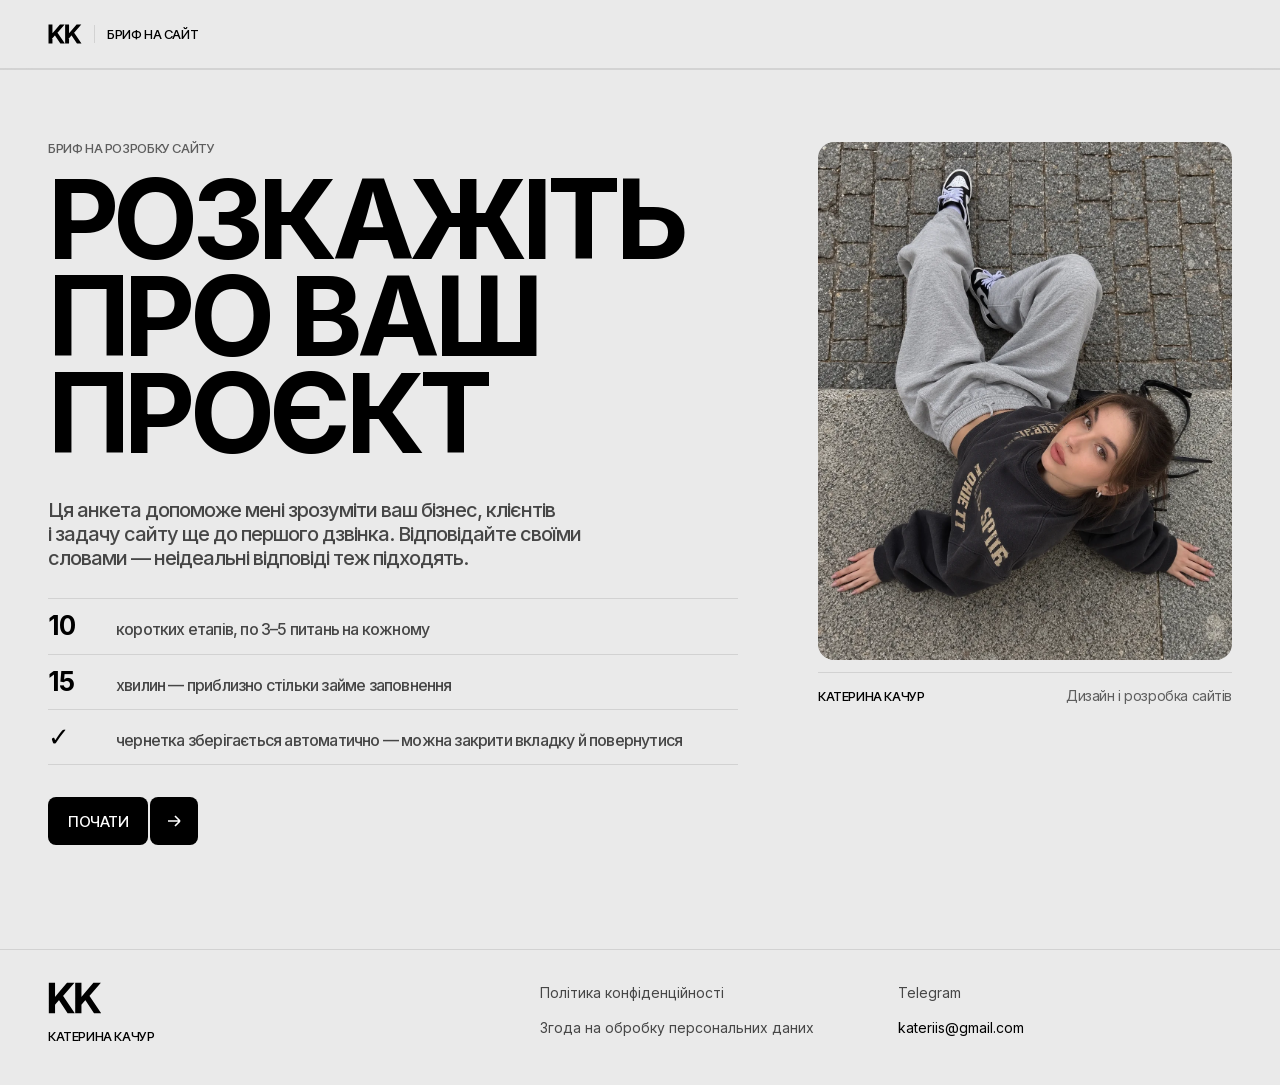
<file: index.html>
<!doctype html>
<html lang="uk">
<head>
  <meta charset="utf-8">
  <meta name="viewport" content="width=device-width, initial-scale=1, viewport-fit=cover">
  <title>Бриф на розробку сайту</title>
  <meta name="description" content="Покрокова анкета для старту роботи над сайтом.">
  <meta name="theme-color" content="#eaeaea">
  <link rel="stylesheet" href="styles.css?v=20261024b">
</head>
<body>
  <a class="skip" href="#app">Перейти до анкети</a>

  <!-- Шапка з лічильником етапів і прогрес-баром -->
  <header class="topbar">
    <div class="wrap topbar__inner">
      <span class="topbar__brand"><img class="logo" src="assets/logo.svg" alt="Катерина Качур" width="38" height="22"><span class="topbar__sep" aria-hidden="true"></span>Бриф на сайт</span>
      <span class="topbar__count" id="counter" aria-live="polite" hidden></span>
    </div>
    <div class="progress" aria-hidden="true"><div class="progress__bar" id="progressBar"></div></div>
  </header>

  <main id="app" class="wrap">
    <!-- Вступ -->
    <section class="intro screen is-active" id="intro" aria-labelledby="introTitle">
      <div class="intro__lead">
        <p class="eyebrow">Бриф на розробку сайту</p>
        <h1 class="intro__title" id="introTitle">Розкажіть про&nbsp;ваш проєкт</h1>
      </div>
      <!-- Фото на першому екрані: кольорове, повний кадр -->
      <figure class="intro__photo" id="introPhoto">
        <div class="intro__frame"><img id="introImg" alt="" width="1121" height="1403" fetchpriority="high"></div>
        <figcaption class="intro__caption">
          <span class="intro__name" id="introName"></span>
          <span class="intro__role" id="introRole"></span>
        </figcaption>
      </figure>
      <div class="intro__side">
        <p class="intro__text">Ця анкета допоможе мені зрозуміти ваш бізнес, клієнтів і&nbsp;задачу сайту ще до першого дзвінка. Відповідайте своїми словами — неідеальні відповіді теж підходять.</p>
        <ul class="facts">
          <li><span class="facts__num" id="factStages">10</span><span>коротких етапів, по 3–5 питань на кожному</span></li>
          <li><span class="facts__num">15</span><span>хвилин — приблизно стільки займе заповнення</span></li>
          <li><span class="facts__num">✓</span><span>чернетка зберігається автоматично — можна закрити вкладку й повернутися</span></li>
        </ul>
        <button class="btn" type="button" id="startBtn">
          <span class="btn__label">Почати</span>
          <span class="btn__arrow" aria-hidden="true"><svg width="18" height="18" viewBox="0 0 18 18" fill="none"><path d="M3 9h12m0 0-5-5m5 5-5 5" stroke="currentColor" stroke-width="1.6"/></svg></span>
        </button>
      </div>
    </section>

    <!-- Етапи анкети: розмітка генерується з масиву STAGES в app.js -->
    <form id="briefForm" class="stages" novalidate hidden></form>

    <!-- Фінальний екран -->
    <section class="final screen" id="final" hidden aria-labelledby="finalTitle">
      <figure class="final__photo" id="finalPhoto">
        <img alt="" id="finalImg">
        <div class="final__ph" aria-hidden="true"><span class="final__mono" id="finalMono"></span></div>
        <figcaption class="final__tag" id="finalTag"></figcaption>
      </figure>
      <div class="final__body">
        <h1 class="final__title" id="finalTitle" tabindex="-1">Спасибі!</h1>
        <p class="final__lead" id="finalLead">Я отримала ваш бриф і скоро з вами зв’яжуся.</p>
        <p class="final__note" id="finalNote" hidden></p>
        <h2 class="final__sub">Що буде далі</h2>
        <ol class="next-steps" id="nextSteps"></ol>
        <div class="final__actions">
          <a class="btn" id="finalTg" href="#" target="_blank" rel="noopener">
            <span class="btn__label">Написати в Telegram</span>
            <span class="btn__arrow" aria-hidden="true"><svg width="18" height="18" viewBox="0 0 18 18" fill="none"><path d="M3 9h12m0 0-5-5m5 5-5 5" stroke="currentColor" stroke-width="1.6"/></svg></span>
          </a>
          <button class="btn btn--ghost" type="button" id="finalDownload">
            <span class="btn__label">Завантажити копію відповідей</span>
          </button>
        </div>
      </div>
    </section>
  </main>

  <!-- Навігація між етапами. На мобільному закріплена внизу екрану -->
  <nav class="stepnav" id="stepnav" aria-label="Навігація етапами" hidden>
    <button class="btn btn--ghost btn--back" type="button" id="backBtn">
      <span class="btn__arrow" aria-hidden="true"><svg width="18" height="18" viewBox="0 0 18 18" fill="none"><path d="M15 9H3m0 0 5-5M3 9l5 5" stroke="currentColor" stroke-width="1.6"/></svg></span>
      <span class="btn__label">Назад</span>
    </button>
    <div class="dots" id="dots"></div>
    <button class="btn btn--next" type="button" id="nextBtn">
      <span class="btn__label" id="nextLabel">Далі</span>
      <span class="btn__arrow" aria-hidden="true"><svg width="18" height="18" viewBox="0 0 18 18" fill="none"><path d="M3 9h12m0 0-5-5m5 5-5 5" stroke="currentColor" stroke-width="1.6"/></svg></span>
    </button>
  </nav>

  <footer class="footer" id="footer">
    <div class="wrap footer__inner">
      <div class="footer__col">
        <img class="logo logo--footer" src="assets/logo.svg" alt="" width="56" height="32">
        <p class="footer__brand" id="footerName"></p>
      </div>
      <ul class="footer__col footer__links" id="footerLegal" aria-label="Документи"></ul>
      <ul class="footer__col footer__links" id="footerContacts" aria-label="Контакти"></ul>
    </div>
  </footer>

  <!-- Сповіщення -->
  <div class="toast" id="toast" role="status" aria-live="polite"></div>

  <!-- Вікно, коли надсилання недоступне або сталася помилка -->
  <div class="sheet" id="sheet" hidden>
    <div class="sheet__backdrop" data-close></div>
    <div class="sheet__card" role="dialog" aria-modal="true" aria-labelledby="sheetTitle">
      <button class="sheet__close" type="button" data-close aria-label="Закрити">×</button>
      <h2 class="sheet__title" id="sheetTitle"></h2>
      <p class="sheet__text" id="sheetText"></p>
      <div class="sheet__actions" id="sheetActions"></div>
    </div>
  </div>

  <script src="config.js?v=20261024b"></script>
  <script src="app.js?v=20261024b"></script>
</body>
</html>
</file>
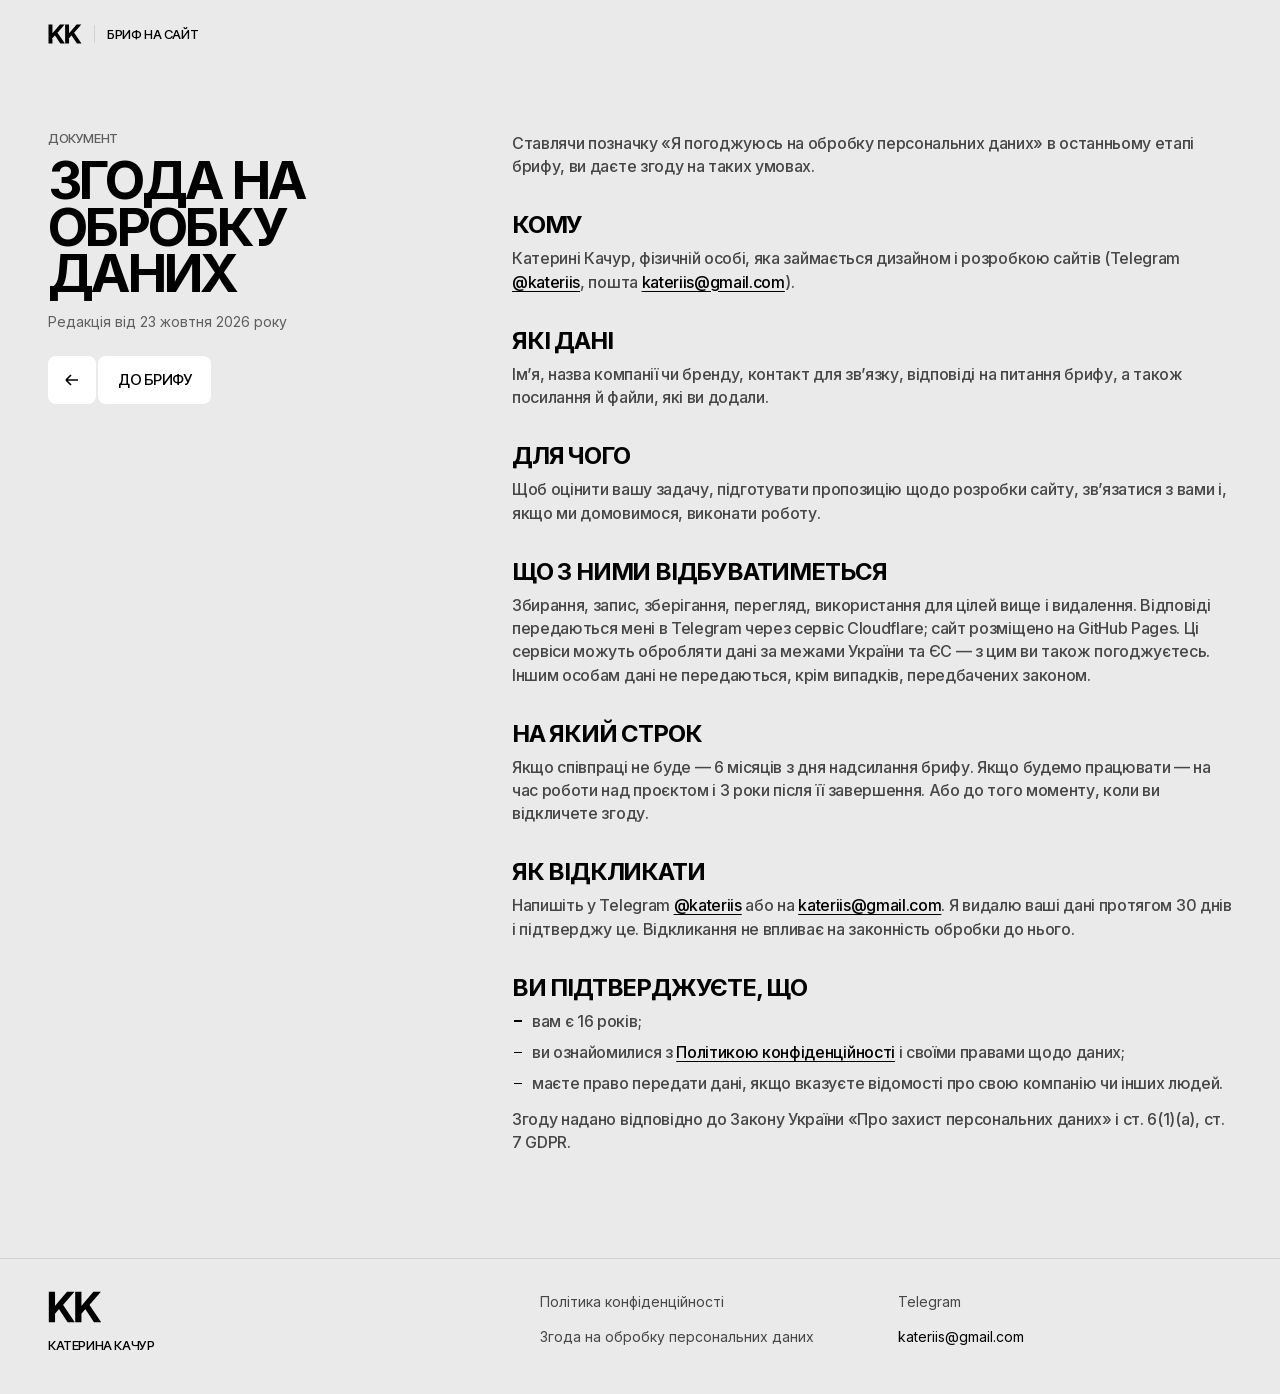
<file: consent.html>
<!doctype html>
<html lang="uk">
<head>
  <meta charset="utf-8">
  <meta name="viewport" content="width=device-width, initial-scale=1, viewport-fit=cover">
  <title>Згода на обробку персональних даних — Катерина Качур</title>
  <meta name="description" content="Текст згоди, яку ви даєте перед надсиланням брифу на розробку сайту.">
  <meta name="theme-color" content="#eaeaea">
  <link rel="stylesheet" href="styles.css?v=20261024b">
</head>
<body class="doc-page">
  <header class="topbar">
    <div class="wrap topbar__inner">
      <a class="topbar__brand" href="./"><img class="logo" src="assets/logo.svg" alt="Катерина Качур" width="38" height="22"><span class="topbar__sep" aria-hidden="true"></span>Бриф на сайт</a>
    </div>
  </header>

  <main class="wrap doc">
    <aside class="doc__aside">
      <p class="eyebrow">Документ</p>
      <h1 class="doc__title">Згода на обробку даних</h1>
      <p class="doc__meta">Редакція від 23 жовтня 2026 року</p>
      <a class="btn btn--ghost btn--back" href="./">
        <span class="btn__arrow" aria-hidden="true"><svg width="18" height="18" viewBox="0 0 18 18" fill="none"><path d="M15 9H3m0 0 5-5M3 9l5 5" stroke="currentColor" stroke-width="1.6"/></svg></span>
        <span class="btn__label">До брифу</span>
      </a>
    </aside>

    <article class="doc__body">
      <p class="doc__lead">Ставлячи позначку «Я погоджуюсь на обробку персональних даних» в останньому етапі брифу, ви даєте згоду на таких умовах.</p>

      <section>
        <h2>Кому</h2>
        <p>Катерині Качур, фізичній особі, яка займається дизайном і розробкою сайтів (Telegram <a href="https://t.me/kateriis" target="_blank" rel="noopener">@kateriis</a>, пошта <a href="mailto:kateriis@gmail.com">kateriis@gmail.com</a>).</p>
      </section>

      <section>
        <h2>Які дані</h2>
        <p>Ім’я, назва компанії чи бренду, контакт для зв’язку, відповіді на питання брифу, а також посилання й файли, які ви додали.</p>
      </section>

      <section>
        <h2>Для чого</h2>
        <p>Щоб оцінити вашу задачу, підготувати пропозицію щодо розробки сайту, зв’язатися з вами і, якщо ми домовимося, виконати роботу.</p>
      </section>

      <section>
        <h2>Що з ними відбуватиметься</h2>
        <p>Збирання, запис, зберігання, перегляд, використання для цілей вище і видалення. Відповіді передаються мені в Telegram через сервіс Cloudflare; сайт розміщено на GitHub Pages. Ці сервіси можуть обробляти дані за межами України та ЄС — з цим ви також погоджуєтесь. Іншим особам дані не передаються, крім випадків, передбачених законом.</p>
      </section>

      <section>
        <h2>На який строк</h2>
        <p>Якщо співпраці не буде — 6 місяців з дня надсилання брифу. Якщо будемо працювати — на час роботи над проєктом і 3 роки після її завершення. Або до того моменту, коли ви відкличете згоду.</p>
      </section>

      <section>
        <h2>Як відкликати</h2>
        <p>Напишіть у Telegram <a href="https://t.me/kateriis" target="_blank" rel="noopener">@kateriis</a> або на <a href="mailto:kateriis@gmail.com">kateriis@gmail.com</a>. Я видалю ваші дані протягом 30 днів і підтверджу це. Відкликання не впливає на законність обробки до нього.</p>
      </section>

      <section>
        <h2>Ви підтверджуєте, що</h2>
        <ul>
          <li>вам є 16 років;</li>
          <li>ви ознайомилися з <a href="privacy.html">Політикою конфіденційності</a> і своїми правами щодо даних;</li>
          <li>маєте право передати дані, якщо вказуєте відомості про свою компанію чи інших людей.</li>
        </ul>
        <p>Згоду надано відповідно до Закону України «Про захист персональних даних» і ст. 6(1)(a), ст. 7 GDPR.</p>
      </section>
    </article>
  </main>

  <footer class="footer">
    <div class="wrap footer__inner">
      <div class="footer__col">
        <img class="logo logo--footer" src="assets/logo.svg" alt="" width="56" height="32">
        <p class="footer__brand">Катерина Качур</p>
      </div>
      <ul class="footer__col footer__links" aria-label="Документи">
        <li><a href="privacy.html">Політика конфіденційності</a></li>
        <li><a href="consent.html" aria-current="page">Згода на обробку персональних даних</a></li>
      </ul>
      <ul class="footer__col footer__links" aria-label="Контакти">
        <li><a href="https://t.me/kateriis" target="_blank" rel="noopener">Telegram</a></li>
        <li><a href="mailto:kateriis@gmail.com">kateriis@gmail.com</a></li>
      </ul>
    </div>
  </footer>
</body>
</html>
</file>
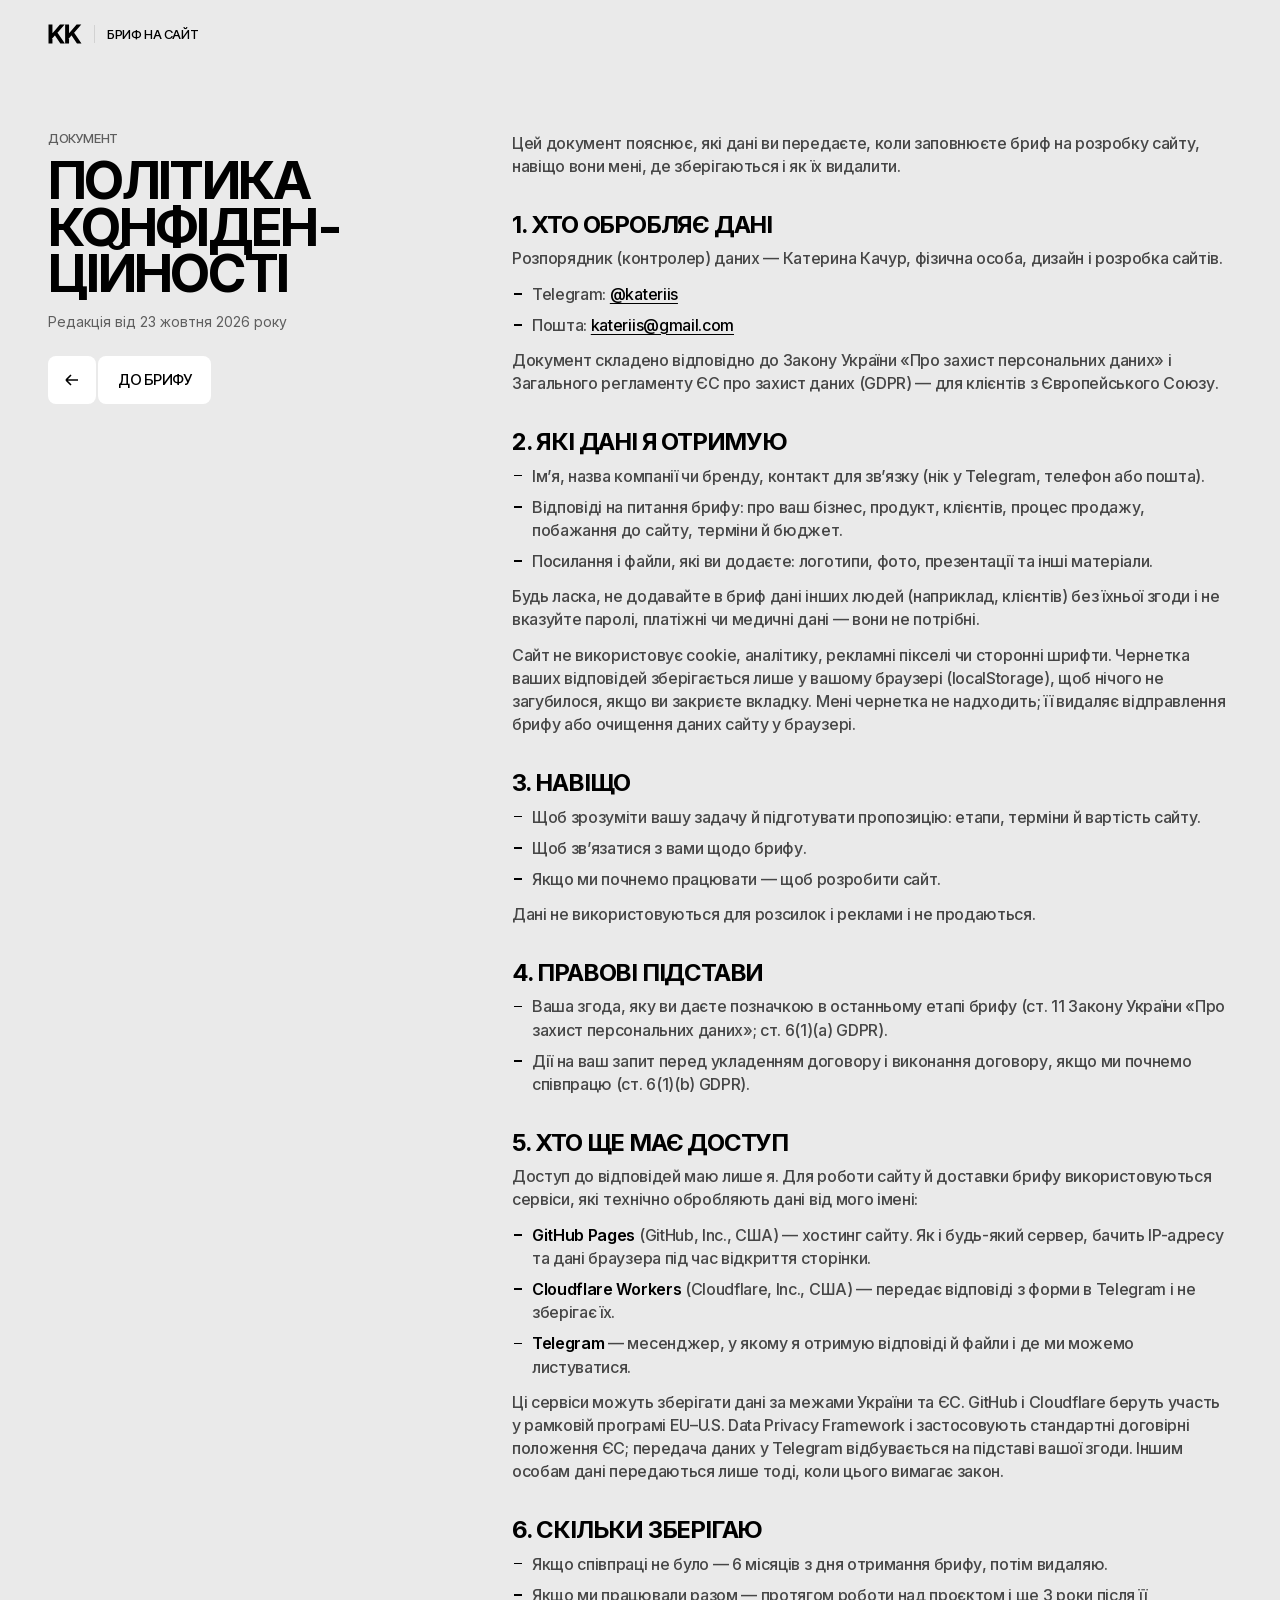
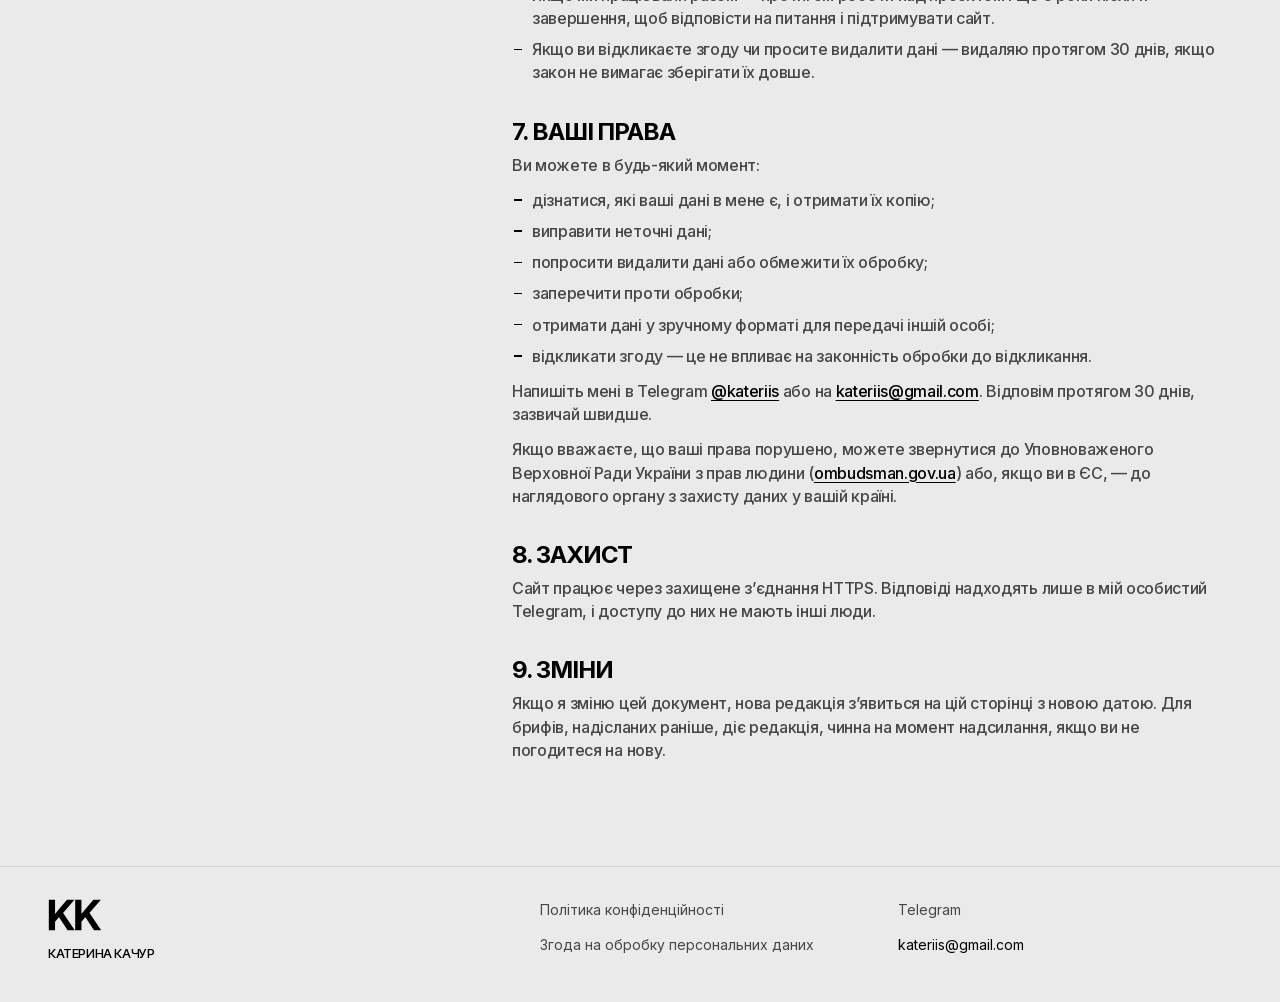
<file: privacy.html>
<!doctype html>
<html lang="uk">
<head>
  <meta charset="utf-8">
  <meta name="viewport" content="width=device-width, initial-scale=1, viewport-fit=cover">
  <title>Політика конфіденційності — Катерина Качур</title>
  <meta name="description" content="Як Катерина Качур обробляє персональні дані з брифу на розробку сайту.">
  <meta name="theme-color" content="#eaeaea">
  <link rel="stylesheet" href="styles.css?v=20261024b">
</head>
<body class="doc-page">
  <header class="topbar">
    <div class="wrap topbar__inner">
      <a class="topbar__brand" href="./"><img class="logo" src="assets/logo.svg" alt="Катерина Качур" width="38" height="22"><span class="topbar__sep" aria-hidden="true"></span>Бриф на сайт</a>
    </div>
  </header>

  <main class="wrap doc">
    <aside class="doc__aside">
      <p class="eyebrow">Документ</p>
      <h1 class="doc__title">Політика конфіден&shy;ційності</h1>
      <p class="doc__meta">Редакція від 23 жовтня 2026 року</p>
      <a class="btn btn--ghost btn--back" href="./">
        <span class="btn__arrow" aria-hidden="true"><svg width="18" height="18" viewBox="0 0 18 18" fill="none"><path d="M15 9H3m0 0 5-5M3 9l5 5" stroke="currentColor" stroke-width="1.6"/></svg></span>
        <span class="btn__label">До брифу</span>
      </a>
    </aside>

    <article class="doc__body">
      <p class="doc__lead">Цей документ пояснює, які дані ви передаєте, коли заповнюєте бриф на розробку сайту, навіщо вони мені, де зберігаються і як їх видалити.</p>

      <section>
        <h2>1. Хто обробляє дані</h2>
        <p>Розпорядник (контролер) даних — Катерина Качур, фізична особа, дизайн і розробка сайтів.</p>
        <ul>
          <li>Telegram: <a href="https://t.me/kateriis" target="_blank" rel="noopener">@kateriis</a></li>
          <li>Пошта: <a href="mailto:kateriis@gmail.com">kateriis@gmail.com</a></li>
        </ul>
        <p>Документ складено відповідно до Закону України «Про захист персональних даних» і Загального регламенту ЄС про захист даних (GDPR) — для клієнтів з Європейського Союзу.</p>
      </section>

      <section>
        <h2>2. Які дані я отримую</h2>
        <ul>
          <li>Ім’я, назва компанії чи бренду, контакт для зв’язку (нік у Telegram, телефон або пошта).</li>
          <li>Відповіді на питання брифу: про ваш бізнес, продукт, клієнтів, процес продажу, побажання до сайту, терміни й бюджет.</li>
          <li>Посилання і файли, які ви додаєте: логотипи, фото, презентації та інші матеріали.</li>
        </ul>
        <p>Будь ласка, не додавайте в бриф дані інших людей (наприклад, клієнтів) без їхньої згоди і не вказуйте паролі, платіжні чи медичні дані — вони не потрібні.</p>
        <p>Сайт не використовує cookie, аналітику, рекламні пікселі чи сторонні шрифти. Чернетка ваших відповідей зберігається лише у вашому браузері (localStorage), щоб нічого не загубилося, якщо ви закриєте вкладку. Мені чернетка не надходить; її видаляє відправлення брифу або очищення даних сайту у браузері.</p>
      </section>

      <section>
        <h2>3. Навіщо</h2>
        <ul>
          <li>Щоб зрозуміти вашу задачу й підготувати пропозицію: етапи, терміни й вартість сайту.</li>
          <li>Щоб зв’язатися з вами щодо брифу.</li>
          <li>Якщо ми почнемо працювати — щоб розробити сайт.</li>
        </ul>
        <p>Дані не використовуються для розсилок і реклами і не продаються.</p>
      </section>

      <section>
        <h2>4. Правові підстави</h2>
        <ul>
          <li>Ваша згода, яку ви даєте позначкою в останньому етапі брифу (ст. 11 Закону України «Про захист персональних даних»; ст. 6(1)(a) GDPR).</li>
          <li>Дії на ваш запит перед укладенням договору і виконання договору, якщо ми почнемо співпрацю (ст. 6(1)(b) GDPR).</li>
        </ul>
      </section>

      <section>
        <h2>5. Хто ще має доступ</h2>
        <p>Доступ до відповідей маю лише я. Для роботи сайту й доставки брифу використовуються сервіси, які технічно обробляють дані від мого імені:</p>
        <ul>
          <li><b>GitHub Pages</b> (GitHub, Inc., США) — хостинг сайту. Як і будь-який сервер, бачить IP-адресу та дані браузера під час відкриття сторінки.</li>
          <li><b>Cloudflare Workers</b> (Cloudflare, Inc., США) — передає відповіді з форми в Telegram і не зберігає їх.</li>
          <li><b>Telegram</b> — месенджер, у якому я отримую відповіді й файли і де ми можемо листуватися.</li>
        </ul>
        <p>Ці сервіси можуть зберігати дані за межами України та ЄС. GitHub і Cloudflare беруть участь у рамковій програмі EU–U.S. Data Privacy Framework і застосовують стандартні договірні положення ЄС; передача даних у Telegram відбувається на підставі вашої згоди. Іншим особам дані передаються лише тоді, коли цього вимагає закон.</p>
      </section>

      <section>
        <h2>6. Скільки зберігаю</h2>
        <ul>
          <li>Якщо співпраці не було — 6 місяців з дня отримання брифу, потім видаляю.</li>
          <li>Якщо ми працювали разом — протягом роботи над проєктом і ще 3 роки після її завершення, щоб відповісти на питання і підтримувати сайт.</li>
          <li>Якщо ви відкликаєте згоду чи просите видалити дані — видаляю протягом 30 днів, якщо закон не вимагає зберігати їх довше.</li>
        </ul>
      </section>

      <section>
        <h2>7. Ваші права</h2>
        <p>Ви можете в будь-який момент:</p>
        <ul>
          <li>дізнатися, які ваші дані в мене є, і отримати їх копію;</li>
          <li>виправити неточні дані;</li>
          <li>попросити видалити дані або обмежити їх обробку;</li>
          <li>заперечити проти обробки;</li>
          <li>отримати дані у зручному форматі для передачі іншій особі;</li>
          <li>відкликати згоду — це не впливає на законність обробки до відкликання.</li>
        </ul>
        <p>Напишіть мені в Telegram <a href="https://t.me/kateriis" target="_blank" rel="noopener">@kateriis</a> або на <a href="mailto:kateriis@gmail.com">kateriis@gmail.com</a>. Відповім протягом 30 днів, зазвичай швидше.</p>
        <p>Якщо вважаєте, що ваші права порушено, можете звернутися до Уповноваженого Верховної Ради України з прав людини (<a href="https://ombudsman.gov.ua" target="_blank" rel="noopener">ombudsman.gov.ua</a>) або, якщо ви в ЄС, — до наглядового органу з захисту даних у вашій країні.</p>
      </section>

      <section>
        <h2>8. Захист</h2>
        <p>Сайт працює через захищене з’єднання HTTPS. Відповіді надходять лише в мій особистий Telegram, і доступу до них не мають інші люди.</p>
      </section>

      <section>
        <h2>9. Зміни</h2>
        <p>Якщо я зміню цей документ, нова редакція з’явиться на цій сторінці з новою датою. Для брифів, надісланих раніше, діє редакція, чинна на момент надсилання, якщо ви не погодитеся на нову.</p>
      </section>
    </article>
  </main>

  <footer class="footer">
    <div class="wrap footer__inner">
      <div class="footer__col">
        <img class="logo logo--footer" src="assets/logo.svg" alt="" width="56" height="32">
        <p class="footer__brand">Катерина Качур</p>
      </div>
      <ul class="footer__col footer__links" aria-label="Документи">
        <li><a href="privacy.html" aria-current="page">Політика конфіденційності</a></li>
        <li><a href="consent.html">Згода на обробку персональних даних</a></li>
      </ul>
      <ul class="footer__col footer__links" aria-label="Контакти">
        <li><a href="https://t.me/kateriis" target="_blank" rel="noopener">Telegram</a></li>
        <li><a href="mailto:kateriis@gmail.com">kateriis@gmail.com</a></li>
      </ul>
    </div>
  </footer>
</body>
</html>
</file>
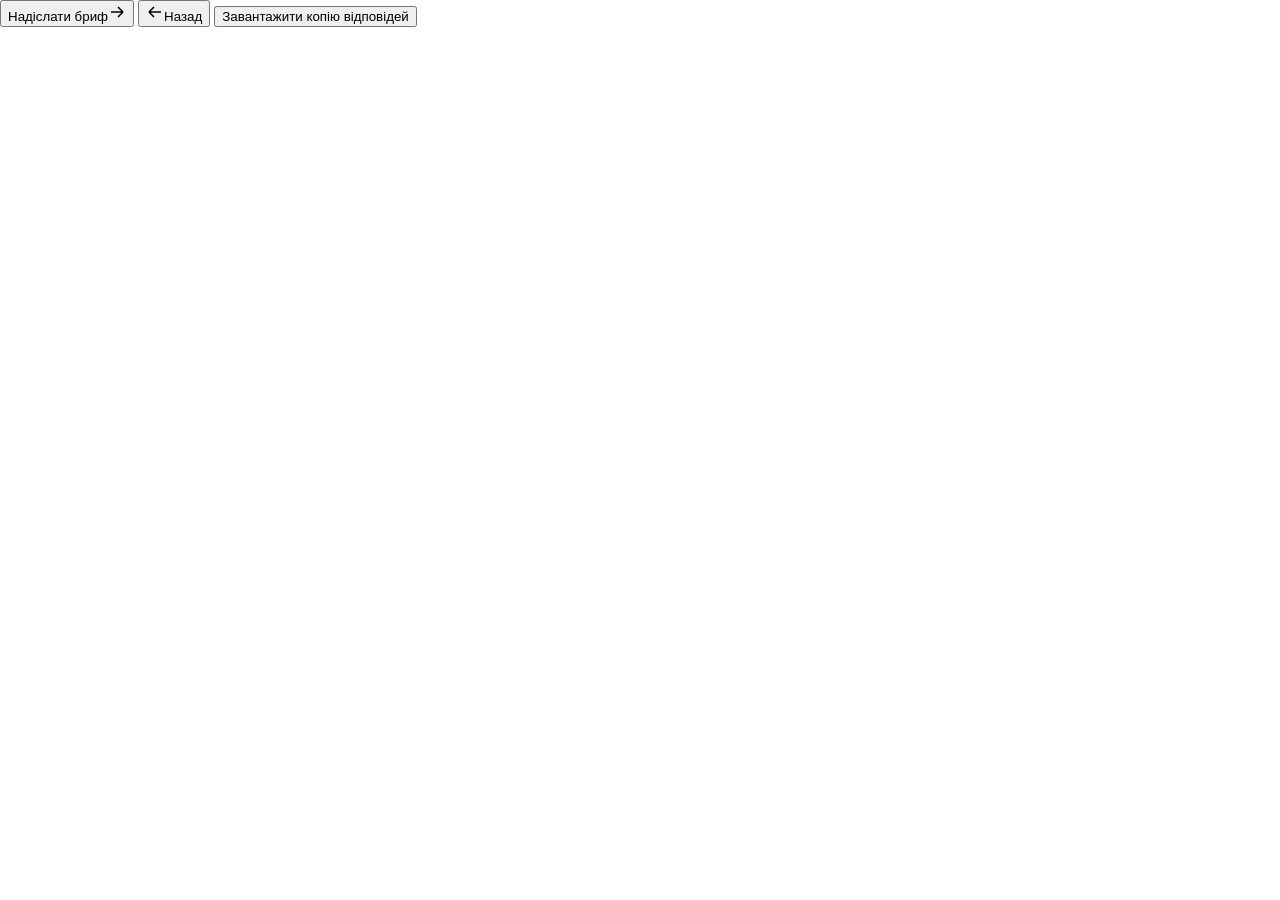
<file: brandbook/components/Button/preview.html>
<!-- @dsCard group="Дії" height=96 subtitle="Головна, другорядна і «Назад»" -->
<!doctype html>
<html lang="uk"><head><meta charset="utf-8"><title>Кнопка</title><link rel="stylesheet" href="https://fonts.googleapis.com/css2?family=Inter:wght@400;500;700&family=Inter+Tight:wght@500&display=swap"></head>
<body class="kk-root" style="margin:0">
<div class="kk-row">
  <button class="kk-btn" type="button"><span class="kk-btn__label">Надіслати бриф</span><span class="kk-btn__arrow"><svg width="18" height="18" viewBox="0 0 18 18" fill="none" aria-hidden="true"><path d="M3 9h12m0 0-5-5m5 5-5 5" stroke="currentColor" stroke-width="1.6"/></svg></span></button>
  <button class="kk-btn kk-btn--ghost" type="button"><span class="kk-btn__arrow"><svg width="18" height="18" viewBox="0 0 18 18" fill="none" aria-hidden="true"><path d="M15 9H3m0 0 5-5M3 9l5 5" stroke="currentColor" stroke-width="1.6"/></svg></span><span class="kk-btn__label">Назад</span></button>
  <button class="kk-btn kk-btn--ghost" type="button"><span class="kk-btn__label">Завантажити копію відповідей</span></button>
</div>
<script></script>
</body></html>
</file>
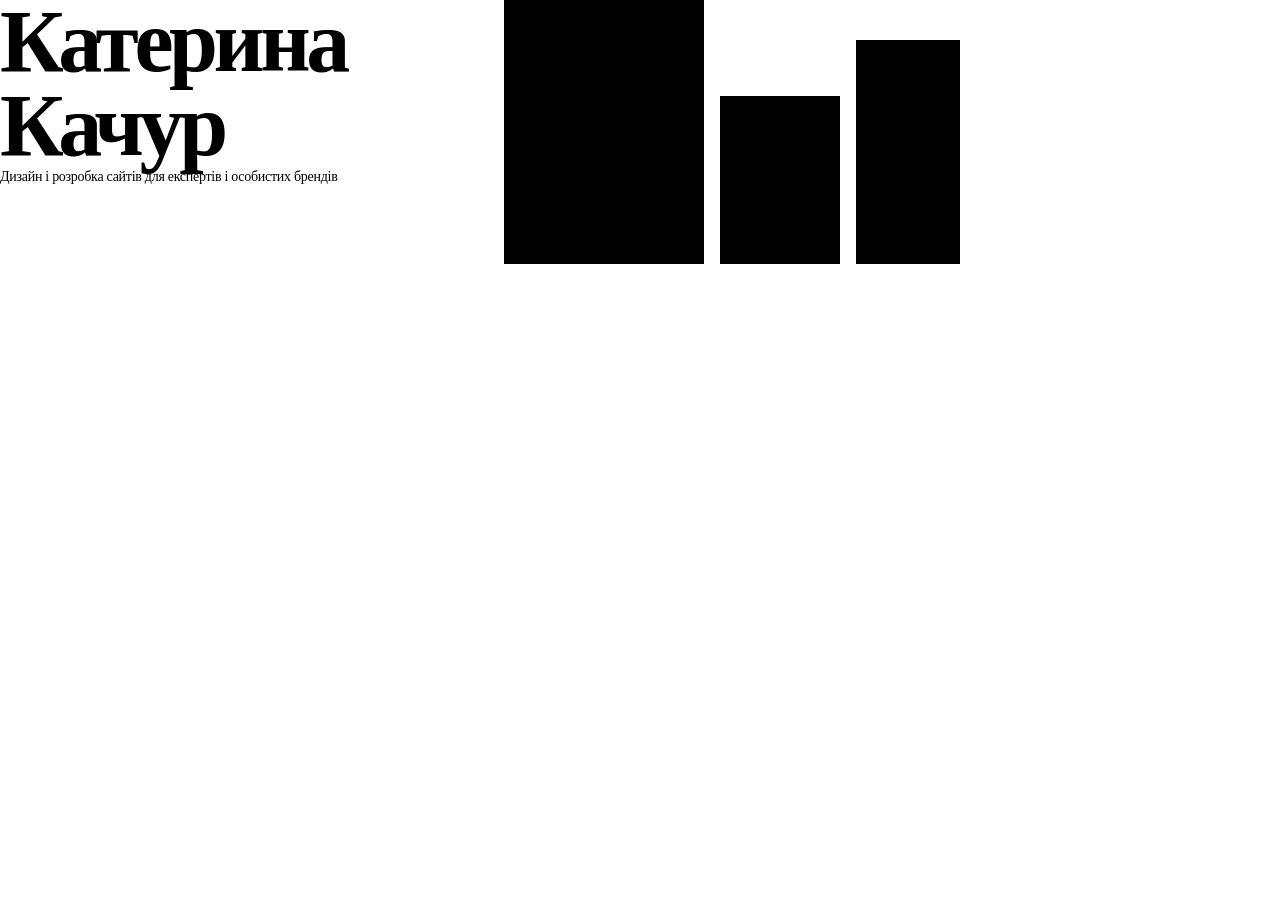
<file: brandbook/components/Cover/preview.html>
<!-- @dsCard height=288 -->
<!doctype html>
<html lang="uk">
<head>
<meta charset="utf-8">
<title>Катерина Качур</title>
<link rel="stylesheet" href="https://fonts.googleapis.com/css2?family=Inter:wght@500;700&display=swap">
<style>
  html, body { margin:0; height:100%; }
  body { background:var(--bg); color:var(--ink); font-family:var(--font-sans); overflow:hidden; }
  .cover { position:relative; height:288px; overflow:hidden; }
  .art { position:absolute; top:0; left:480px; width:480px; height:288px; overflow:hidden; }
  .art svg { display:block; width:480px; height:288px; }
  .brand { fill:var(--accent); }
  .deep { fill:var(--ink); }
  .paper { fill:var(--surface); }
  .glyph { fill:var(--on-accent); font-family:var(--font-display); font-weight:700; letter-spacing:-0.05em; }
  .blk { rx:var(--radius-lg); }
  .words { position:absolute; left:var(--space-8); bottom:var(--space-8); max-width:440px; }
  .name { margin:0; font-family:var(--font-display); font-weight:700; font-size:88px; line-height:.95; letter-spacing:-0.05em; color:var(--ink); }
  .tag { margin:var(--space-3) 0 0 2px; font-size:14px; line-height:20px; font-weight:500; letter-spacing:-0.02em; color:var(--ink-70); }
</style>
</head>
<body>
<div class="cover">
<div class="art" aria-hidden="true">
<svg viewBox="0 0 480 288" width="480" height="288">
<!--
  blocks      accent 200×280 bled off the top (identity colour, largest) · ink 120×168 · surface 120×224 bleeding off the right edge — ≈35% of 960×288
  arrangement one tall accent slab with satellites, bottoms on one line space-6 above the edge, space-4 gutters
  pattern     one oversized numeral: the stage number «02» in Inter Bold −5%, the brand's own device (numbered stages), white, clipped by the accent slab
  scales      gutters space-4; bottom inset space-6; corners radius-lg on every block
-->
<defs><clipPath id="slab"><rect x="24" y="-16" width="200" height="280" rx="16"/></clipPath></defs>
<rect class="brand blk" x="24" y="-16" width="200" height="280" rx="16"/>
<text class="glyph" x="22" y="262" font-size="196" clip-path="url(#slab)">02</text>
<rect class="deep blk" x="240" y="96" width="120" height="168" rx="16"/>
<rect class="paper blk" x="376" y="40" width="120" height="224" rx="16"/>
</svg>
</div>
<div class="words">
  <h1 class="name">Катерина<br>Качур</h1>
  <p class="tag">Дизайн і розробка сайтів для експертів і особистих брендів</p>
</div>
</div>
</body>
</html>
</file>
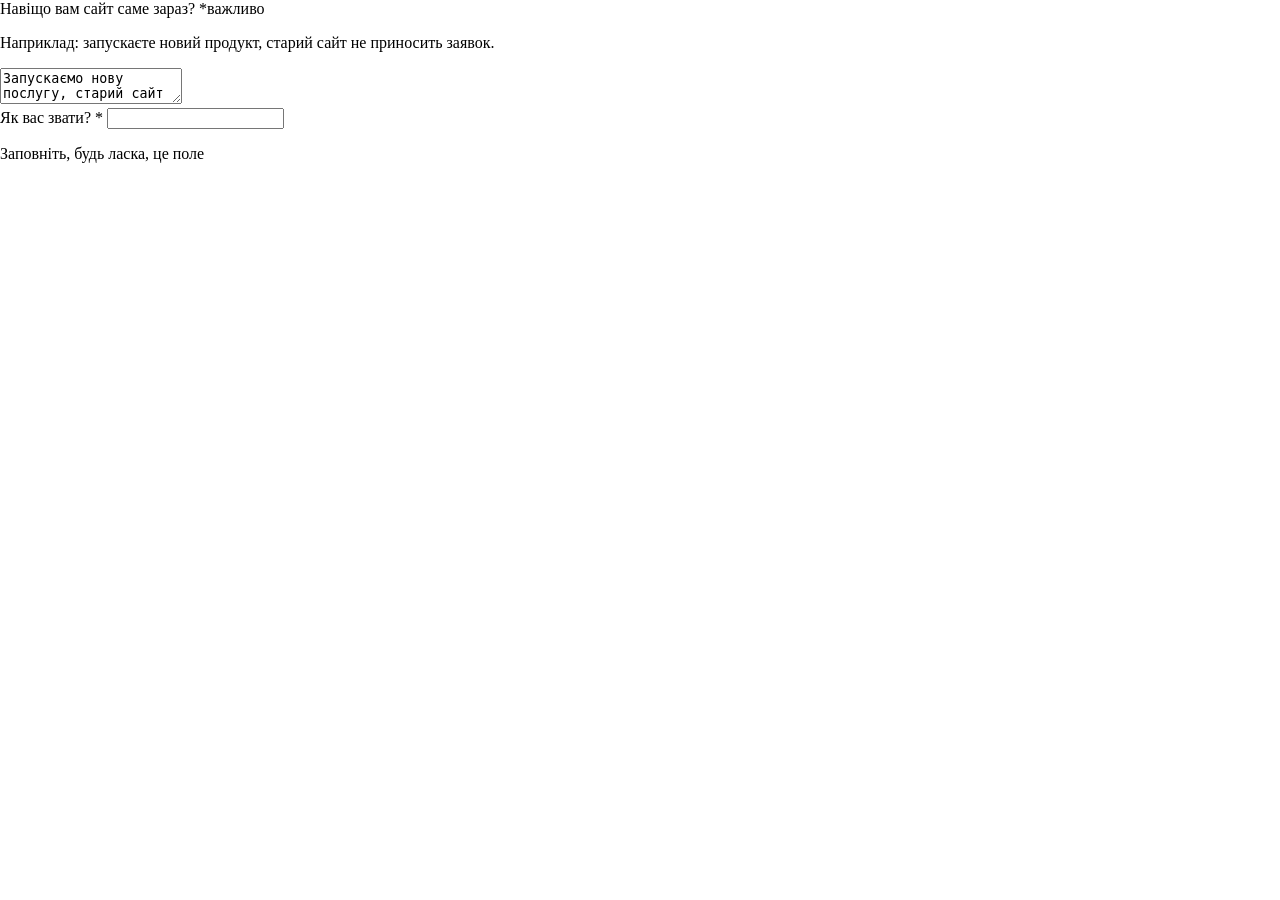
<file: brandbook/components/Field/preview.html>
<!-- @dsCard group="Форми" height=330 subtitle="Звичайне, у фокусі, з помилкою" -->
<!doctype html>
<html lang="uk"><head><meta charset="utf-8"><title>Поле</title><link rel="stylesheet" href="https://fonts.googleapis.com/css2?family=Inter:wght@400;500;700&family=Inter+Tight:wght@500&display=swap"></head>
<body class="kk-root" style="margin:0">
<div class="kk-stack">
  <div class="kk-q">
    <div class="kk-q__head"><label class="kk-q__label" for="f1">Навіщо вам сайт саме зараз?<span class="kk-q__req"> *</span></label><span class="kk-badge">важливо</span></div>
    <p class="kk-q__hint">Наприклад: запускаєте новий продукт, старий сайт не приносить заявок.</p>
    <textarea id="f1" class="kk-field is-focus" rows="2">Запускаємо нову послугу, старий сайт не приносить заявок.</textarea>
  </div>
  <div class="kk-q kk-q--error">
    <label class="kk-q__label" for="f2">Як вас звати?<span class="kk-q__req"> *</span></label>
    <input id="f2" class="kk-field" aria-invalid="true">
    <p class="kk-q__error">Заповніть, будь ласка, це поле</p>
  </div>
</div>
<script></script>
</body></html>
</file>
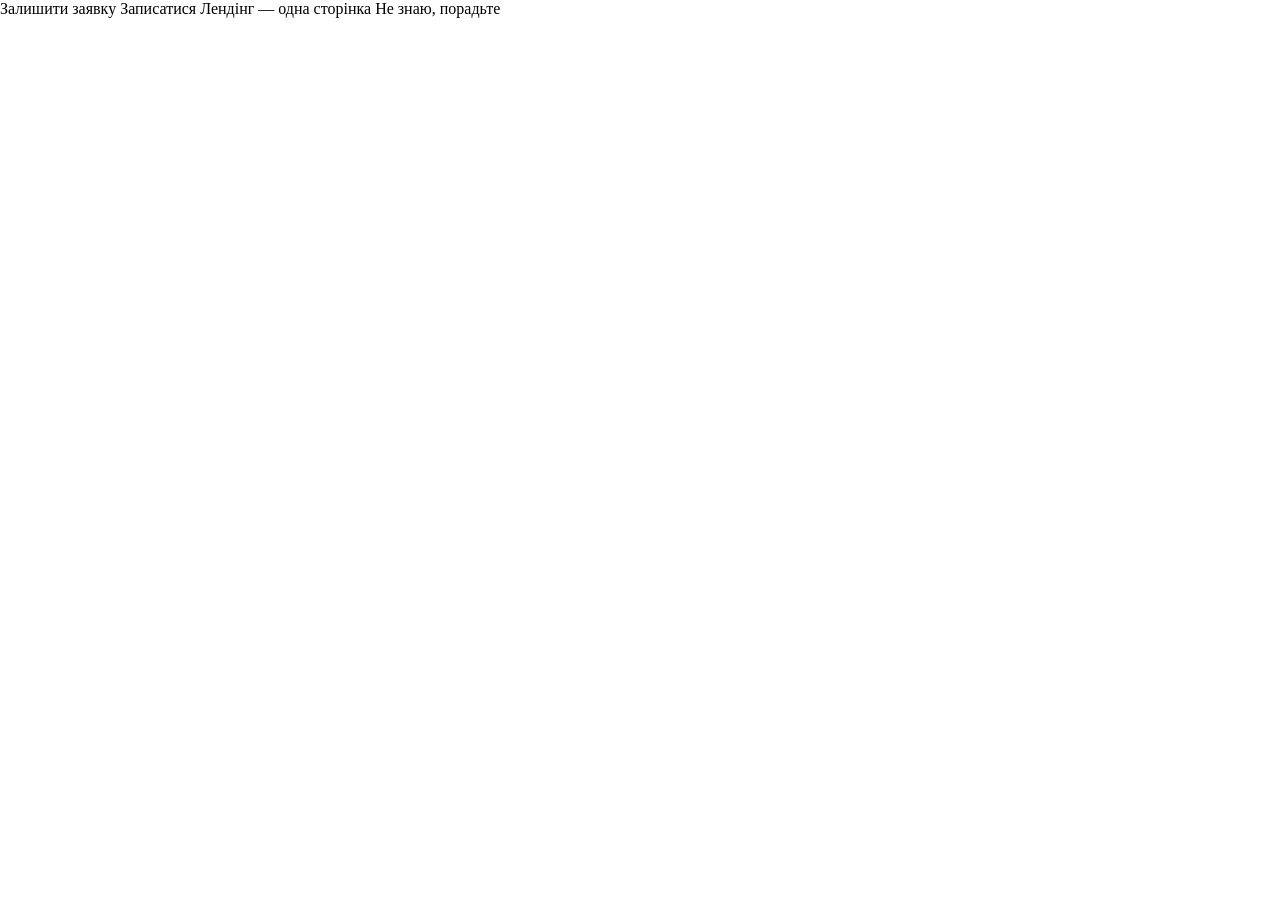
<file: brandbook/components/Option/preview.html>
<!-- @dsCard group="Форми" height=200 subtitle="Кілька варіантів і один варіант" -->
<!doctype html>
<html lang="uk"><head><meta charset="utf-8"><title>Варіант відповіді</title><link rel="stylesheet" href="https://fonts.googleapis.com/css2?family=Inter:wght@400;500;700&family=Inter+Tight:wght@500&display=swap"></head>
<body class="kk-root" style="margin:0">
<div class="kk-stack" style="max-width:640px">
  <div class="kk-opts">
    <label class="kk-opt kk-opt--checkbox is-checked"><span class="kk-opt__mark"></span>Залишити заявку</label>
    <label class="kk-opt kk-opt--checkbox"><span class="kk-opt__mark"></span>Записатися</label>
    <label class="kk-opt kk-opt--radio is-checked"><span class="kk-opt__mark"></span>Лендінг — одна сторінка</label>
    <label class="kk-opt kk-opt--radio"><span class="kk-opt__mark"></span>Не знаю, порадьте</label>
  </div>
</div>
<script></script>
</body></html>
</file>
<file: styles.css>
/* =========================================================
   Бриф на розробку сайту — оформлення
   Стилістика: білий фон, чорні кнопки зі стрілкою,
   серифні заголовки великими літерами, багато повітря.
   ========================================================= */

/* Шрифти лежать на сайті (assets/fonts), а не на Google Fonts: так IP відвідувачів не передається Google */
/* Inter, cyrillic-ext */
@font-face {
  font-family: 'Inter';
  font-style: normal;
  font-weight: 400 700;
  font-display: swap;
  src: url('assets/fonts/Inter-cyrillic-ext.woff2') format('woff2');
  unicode-range: U+0460-052F, U+1C80-1C8A, U+20B4, U+2DE0-2DFF, U+A640-A69F, U+FE2E-FE2F;
}
/* Inter, cyrillic */
@font-face {
  font-family: 'Inter';
  font-style: normal;
  font-weight: 400 700;
  font-display: swap;
  src: url('assets/fonts/Inter-cyrillic.woff2') format('woff2');
  unicode-range: U+0301, U+0400-045F, U+0490-0491, U+04B0-04B1, U+2116;
}
/* Inter, latin-ext */
@font-face {
  font-family: 'Inter';
  font-style: normal;
  font-weight: 400 700;
  font-display: swap;
  src: url('assets/fonts/Inter-latin-ext.woff2') format('woff2');
  unicode-range: U+0100-02BA, U+02BD-02C5, U+02C7-02CC, U+02CE-02D7, U+02DD-02FF, U+0304, U+0308, U+0329, U+1D00-1DBF, U+1E00-1E9F, U+1EF2-1EFF, U+2020, U+20A0-20AB, U+20AD-20C4, U+2113, U+2C60-2C7F, U+A720-A7FF;
}
/* Inter, latin */
@font-face {
  font-family: 'Inter';
  font-style: normal;
  font-weight: 400 700;
  font-display: swap;
  src: url('assets/fonts/Inter-latin.woff2') format('woff2');
  unicode-range: U+0000-00FF, U+0131, U+0152-0153, U+02BB-02BC, U+02C6, U+02DA, U+02DC, U+0304, U+0308, U+0329, U+2000-206F, U+20AC, U+2122, U+2191, U+2193, U+2212, U+2215, U+FEFF, U+FFFD;
}
/* Inter Tight, cyrillic-ext */
@font-face {
  font-family: 'Inter Tight';
  font-style: normal;
  font-weight: 400 500;
  font-display: swap;
  src: url('assets/fonts/InterTight-cyrillic-ext.woff2') format('woff2');
  unicode-range: U+0460-052F, U+1C80-1C8A, U+20B4, U+2DE0-2DFF, U+A640-A69F, U+FE2E-FE2F;
}
/* Inter Tight, cyrillic */
@font-face {
  font-family: 'Inter Tight';
  font-style: normal;
  font-weight: 400 500;
  font-display: swap;
  src: url('assets/fonts/InterTight-cyrillic.woff2') format('woff2');
  unicode-range: U+0301, U+0400-045F, U+0490-0491, U+04B0-04B1, U+2116;
}
/* Inter Tight, latin-ext */
@font-face {
  font-family: 'Inter Tight';
  font-style: normal;
  font-weight: 400 500;
  font-display: swap;
  src: url('assets/fonts/InterTight-latin-ext.woff2') format('woff2');
  unicode-range: U+0100-02BA, U+02BD-02C5, U+02C7-02CC, U+02CE-02D7, U+02DD-02FF, U+0304, U+0308, U+0329, U+1D00-1DBF, U+1E00-1E9F, U+1EF2-1EFF, U+2020, U+20A0-20AB, U+20AD-20C4, U+2113, U+2C60-2C7F, U+A720-A7FF;
}
/* Inter Tight, latin */
@font-face {
  font-family: 'Inter Tight';
  font-style: normal;
  font-weight: 400 500;
  font-display: swap;
  src: url('assets/fonts/InterTight-latin.woff2') format('woff2');
  unicode-range: U+0000-00FF, U+0131, U+0152-0153, U+02BB-02BC, U+02C6, U+02DA, U+02DC, U+0304, U+0308, U+0329, U+2000-206F, U+20AC, U+2122, U+2191, U+2193, U+2212, U+2215, U+FEFF, U+FFFD;
}

:root {
  --bg: #eaeaea;              /* фон сайту */
  --surface: #ffffff;         /* поля, варіанти, кнопки другого рівня — світліші за фон */
  --surface-2: #f6f6f7;       /* наведення */
  --ink: #000000;
  --ink-70: rgba(0, 0, 0, 0.7);
  --ink-50: rgba(0, 0, 0, 0.6);   /* 5,7:1 на білому — норма для дрібного тексту */
  --line: rgba(0, 0, 0, 0.1);
  --accent: #49010c;          /* фірмовий бордовий — плашки «важливо» */
  --soft: #a6bbd6;            /* блакитний з сайту — дрібні акценти */
  --error: #b3261e;
  --error-bg: #fdf3f2;

  /* Заголовки: Inter Bold, великі літери, інтерліньяж 88%, трекінг −5% */
  --display: "Inter", system-ui, -apple-system, sans-serif;
  --display-lh: 0.88;
  --display-ls: -0.05em;
  /* Основний текст: Inter Medium, інтерліньяж 120%, трекінг −5% */
  --body-lh: 1.2;
  --body-ls: -0.05em;
  --sans: "Inter", system-ui, -apple-system, sans-serif;
  --tight: "Inter Tight", "Inter", system-ui, sans-serif;

  --r: 8px;
  --r-lg: 16px;
  --gutter: 16px;
  --topbar-h: 60px;
  --ease: cubic-bezier(0.2, 0.7, 0.2, 1);

  color-scheme: light;
}

*, *::before, *::after { box-sizing: border-box; }

html { -webkit-text-size-adjust: 100%; scroll-padding-top: calc(var(--topbar-h) + 24px); }

body {
  margin: 0;
  background: var(--bg);
  color: var(--ink);
  font: 400 16px/1.5 var(--sans);
  -webkit-font-smoothing: antialiased;
  text-rendering: optimizeLegibility;
  min-height: 100vh;
  display: flex;
  flex-direction: column;
}

main { flex: 1 0 auto; }

h1, h2, h3, p, ul, ol, figure { margin: 0; }
ul, ol { padding: 0; list-style: none; }
button { font: inherit; color: inherit; }
a { color: inherit; }
[hidden] { display: none !important; }

.wrap {
  width: 100%;
  max-width: 1360px;
  margin: 0 auto;
  padding-left: var(--gutter);
  padding-right: var(--gutter);
}

.skip {
  position: absolute; left: 16px; top: -60px; z-index: 100;
  background: var(--ink); color: #fff; padding: 10px 14px; border-radius: var(--r);
  text-decoration: none; transition: top .2s var(--ease);
}
.skip:focus { top: 12px; }

:focus-visible { outline: 2px solid var(--ink); outline-offset: 3px; }

/* ---------- Шапка ---------- */
.topbar {
  position: sticky; top: 0; z-index: 30;
  background: rgba(234, 234, 234, 0.9);
  -webkit-backdrop-filter: saturate(1.4) blur(14px);
  backdrop-filter: saturate(1.4) blur(14px);
}
.topbar__inner {
  height: var(--topbar-h);
  display: flex; align-items: center; justify-content: space-between; gap: 16px;
}
.topbar__brand {
  font: 500 13px/1 var(--tight); text-transform: uppercase; letter-spacing: -0.03em;
  display: inline-flex; align-items: center; gap: 8px; white-space: nowrap;
}
.topbar__sep { width: 1px; height: 18px; background: var(--line); margin: 0 4px; }
.logo { display: block; height: 20px; width: auto; }
.logo--footer { height: 32px; margin-bottom: 14px; }
.topbar__count {
  font: 500 13px/1 var(--tight); letter-spacing: -0.03em;
  font-variant-numeric: tabular-nums;
}
.topbar__count b { font-weight: 500; }
.topbar__count span { color: var(--ink-50); }

.progress { height: 2px; background: var(--line); }
.progress__bar {
  height: 100%; width: 0; background: var(--ink);
  transition: width .5s var(--ease);
}

/* ---------- Кнопки ---------- */
.btn {
  display: inline-flex; align-items: stretch; gap: 2px;
  padding: 0; border: 0; background: none; cursor: pointer;
  font: 500 15px/1 var(--tight); text-transform: uppercase; letter-spacing: -0.03em;
  color: #fff; text-decoration: none;
  -webkit-tap-highlight-color: transparent;
}
.btn__label, .btn__arrow {
  background: var(--ink); border-radius: var(--r);
  display: flex; align-items: center; justify-content: center;
  min-height: 48px;
  transition: background-color .25s var(--ease), transform .25s var(--ease);
}
.btn__label { padding: 0 20px; white-space: nowrap; }
.btn__arrow { width: 48px; flex: none; }
.btn__arrow svg { transition: transform .3s var(--ease); }
.btn:hover .btn__arrow svg { transform: translateX(3px); }
.btn:active .btn__label, .btn:active .btn__arrow { transform: scale(0.98); }
.btn:focus-visible { outline: none; }
.btn:focus-visible .btn__label { outline: 2px solid var(--ink); outline-offset: 3px; }

.btn--ghost { color: var(--ink); }
.btn--ghost .btn__label, .btn--ghost .btn__arrow { background: var(--surface); }
.btn--ghost:hover .btn__label, .btn--ghost:hover .btn__arrow { background: var(--surface-2); }
.btn--back:hover .btn__arrow svg { transform: translateX(-3px); }

.btn[disabled] { cursor: progress; opacity: 0.6; }

/* ---------- Екрани і поява ---------- */
.screen.is-active, .stage.is-active { animation: rise .55s var(--ease) both; }

@keyframes rise {
  from { opacity: 0; transform: translateY(14px); }
  to   { opacity: 1; transform: none; }
}

.eyebrow {
  font: 500 13px/1 var(--tight); text-transform: uppercase; letter-spacing: -0.03em;
  color: var(--ink-50);
}

/* ---------- Вступ ---------- */
.intro {
  display: grid; gap: 32px;
  grid-template-areas: "lead" "photo" "side";
  padding: 40px 0 64px;
}
.intro__lead { grid-area: lead; }
.intro__side { grid-area: side; }

/* Фото на першому екрані */
.intro__photo { grid-area: photo; margin: 0; }
.intro__frame {
  overflow: hidden; border-radius: var(--r-lg); background: var(--surface);
  aspect-ratio: 4 / 5; max-height: 62vh;
}
.intro__frame img {
  display: block; width: 100%; height: 100%;
  object-fit: cover; object-position: 50% 60%;   /* кольорове, повний кадр; на квадраті тримаємо обличчя в кадрі */
}
.intro__caption {
  display: flex; justify-content: space-between; align-items: baseline; gap: 12px;
  margin-top: 12px; padding-top: 12px; border-top: 1px solid var(--line);
}
.intro__name { font: 500 13px/1.2 var(--tight); text-transform: uppercase; letter-spacing: -0.03em; }
.intro__role { font-size: 14px; letter-spacing: -0.03em; color: var(--ink-50); text-align: right; }
.intro__title {
  margin-top: 16px;
  /* розмір від найдовшого слова «РОЗКАЖІТЬ» (≈5,8 em) */
  font: 700 min(calc((100vw - 32px) / 6), 72px)/var(--display-lh) var(--display);
  text-transform: uppercase; letter-spacing: var(--display-ls);
  text-wrap: balance;
}
.intro__text { font-size: 18px; line-height: 1.55; color: var(--ink-70); max-width: 44ch; }
.facts { display: grid; gap: 0; margin: 28px 0 32px; border-top: 1px solid var(--line); }
.facts li {
  display: grid; grid-template-columns: 56px 1fr; gap: 12px; align-items: baseline;
  padding: 14px 0; border-bottom: 1px solid var(--line);
  font-size: 15px; color: var(--ink-70);
}
.facts__num { font: 700 26px/1 var(--display); letter-spacing: var(--display-ls); color: var(--ink); }

/* ---------- Етапи ---------- */
.stage { display: none; }
.stage.is-active { display: block; }

.stage__aside { padding: 28px 0 24px; }
.stage__count {
  display: flex; align-items: baseline; gap: 6px;
  font: 500 13px/1 var(--tight); letter-spacing: -0.03em; font-variant-numeric: tabular-nums;
}
.stage__total { color: var(--ink-50); }
.stage__title {
  margin-top: 12px;
  /* розмір від найдовшої назви «ЗНАЙОМСТВО» (≈6,9 em) */
  font: 700 min(calc((100vw - 32px) / 7.4), 52px)/var(--display-lh) var(--display);
  text-transform: uppercase; letter-spacing: var(--display-ls);
  text-wrap: balance;
}
.stage__title:focus { outline: none; }
.stage__desc { margin-top: 14px; color: var(--ink-70); font-size: 16px; line-height: 1.55; max-width: 44ch; }

.stage__body {
  display: grid; gap: 32px;
  padding-bottom: 40px;
  min-width: 0;
}

/* Список етапів у лівій колонці (лише десктоп) */
.toc { display: none; }

/* ---------- Питання ---------- */
.q { display: grid; gap: 10px; min-width: 0; }
.q__head { display: flex; align-items: flex-start; justify-content: space-between; gap: 12px; }
.q__label {
  font: 500 18px/1.35 var(--tight); letter-spacing: -0.01em;
  text-wrap: pretty;
}
.q__req { color: var(--ink-50); }
.q__hint { margin-top: -4px; font-size: 15px; line-height: 1.5; color: var(--ink-50); max-width: 60ch; }

.badge {
  flex: none; margin-top: 2px;
  font: 500 11px/1 var(--tight); text-transform: uppercase; letter-spacing: -0.03em;
  background: var(--accent); color: #fff;
  padding: 6px 9px; border-radius: 999px;
}

.field {
  display: block; width: 100%;
  font: 400 17px/1.5 var(--sans); color: var(--ink);
  background: var(--surface);
  border: 1px solid transparent; border-radius: var(--r);
  padding: 14px 16px;
  resize: none; overflow: hidden;
  min-height: 54px;
  transition: border-color .2s var(--ease), background-color .2s var(--ease);
  -webkit-appearance: none; appearance: none;
}
.field--long { min-height: 132px; }
.field::placeholder { color: rgba(0, 0, 0, 0.35); }
.field:hover { background: var(--surface-2); }
.field:focus { outline: none; background: #fff; border-color: var(--ink); }

.q__error {
  display: none;
  font-size: 14px; line-height: 1.4; color: var(--error);
}
.q--error .q__error { display: block; animation: rise .3s var(--ease) both; }
.q--error .field,
.q--error .opt,
.q--error .drop { border-color: var(--error); background: var(--error-bg); }

/* Варіанти відповідей */
.opts { display: grid; gap: 8px; }
.opt {
  position: relative;
  display: flex; align-items: flex-start; gap: 12px;
  padding: 14px 16px;
  background: var(--surface);
  border: 1px solid transparent; border-radius: var(--r);
  cursor: pointer; font-size: 16px; line-height: 1.45;
  transition: border-color .2s var(--ease), background-color .2s var(--ease);
  -webkit-tap-highlight-color: transparent;
}
.opt:hover { background: var(--surface-2); }
.opt input { position: absolute; opacity: 0; width: 1px; height: 1px; pointer-events: none; }
.opt__mark {
  flex: none; width: 20px; height: 20px; margin-top: 1px;
  border: 1.5px solid rgba(0, 0, 0, 0.35); border-radius: 6px;
  display: grid; place-items: center;
  background: #fff;
  transition: background-color .2s var(--ease), border-color .2s var(--ease);
}
.opt--radio .opt__mark { border-radius: 50%; }
.opt__mark::after {
  content: ""; opacity: 0; transform: scale(0.6);
  transition: opacity .2s var(--ease), transform .25s var(--ease);
}
.opt--checkbox .opt__mark::after {
  width: 10px; height: 6px; margin-top: -2px;
  border-left: 2px solid #fff; border-bottom: 2px solid #fff;
  transform: rotate(-45deg) scale(0.6);
}
.opt--radio .opt__mark::after { width: 8px; height: 8px; border-radius: 50%; background: #fff; }
.opt input:checked + .opt__mark { background: var(--ink); border-color: var(--ink); }
.opt input:checked + .opt__mark::after { opacity: 1; transform: scale(1); }
.opt--checkbox input:checked + .opt__mark::after { transform: rotate(-45deg) scale(1); }
.opt input:focus-visible + .opt__mark { outline: 2px solid var(--ink); outline-offset: 2px; }
.opt.is-checked { background: #fff; border-color: var(--ink); }
.opt-other { margin-top: 0; animation: rise .3s var(--ease) both; }

.consent { font-size: 15px; color: var(--ink-70); }
.consent a { color: var(--ink); text-underline-offset: 3px; }

/* Завантаження файлів */
.drop {
  display: grid; justify-items: center; gap: 6px; text-align: center;
  padding: 32px 20px;
  background: var(--surface);
  border: 1.5px dashed rgba(0, 0, 0, 0.2); border-radius: var(--r-lg);
  cursor: pointer;
  transition: border-color .2s var(--ease), background-color .2s var(--ease);
}
.drop:hover { background: var(--surface-2); }
.drop.is-drag { border-color: var(--ink); background: #fff; }
.drop__icon {
  width: 44px; height: 44px; border-radius: 50%; background: var(--ink); color: #fff;
  display: grid; place-items: center; margin-bottom: 6px;
}
.drop__title { font: 500 16px/1.35 var(--tight); }
.drop__sub { font-size: 14px; color: var(--ink-50); }
.drop__input { position: absolute; width: 1px; height: 1px; opacity: 0; pointer-events: none; }

.filelist { display: grid; gap: 6px; }
.filelist li {
  display: grid; grid-template-columns: 1fr auto auto; align-items: center; gap: 12px;
  padding: 10px 10px 10px 16px;
  border: 1px solid var(--line); border-radius: var(--r);
  font-size: 15px;
  animation: rise .3s var(--ease) both;
}
.filelist__name { overflow: hidden; text-overflow: ellipsis; white-space: nowrap; }
.filelist__size { color: var(--ink-50); font-size: 14px; font-variant-numeric: tabular-nums; }
.filelist__del {
  width: 32px; height: 32px; border: 0; border-radius: 6px; background: var(--surface);
  cursor: pointer; font-size: 18px; line-height: 1;
}
.filelist__del:hover { background: var(--surface-2); }
.filelist__count { font-size: 14px; color: var(--ink-50); }

/* ---------- Навігація етапами ---------- */
.stepnav {
  display: flex; align-items: center; justify-content: space-between; gap: 12px;
}
.dots { display: flex; justify-content: center; flex-wrap: wrap; }
.dot {
  width: 24px; height: 28px; padding: 0; border: 0; background: none; cursor: pointer;
  display: grid; place-items: center;
}
.dot::before {
  content: ""; width: 7px; height: 7px; border-radius: 50%;
  background: rgba(0, 0, 0, 0.16);
  transition: background-color .25s var(--ease), transform .25s var(--ease), width .3s var(--ease);
}
.dot:hover::before { background: rgba(0, 0, 0, 0.4); }
.dot.is-done::before { background: var(--ink); }
.dot.has-error::before { background: var(--error); }
.dot.is-current::before { width: 18px; border-radius: 4px; background: var(--ink); }

/* ---------- Фінал ---------- */
.final { display: grid; gap: 32px; padding: 32px 0 72px; }
.final__photo {
  position: relative; overflow: hidden;
  aspect-ratio: 4 / 5; max-height: 78vh;
  border-radius: var(--r-lg); background: var(--surface);
}
.final__photo img { width: 100%; height: 100%; object-fit: cover; object-position: 60% 45%; display: block; }
/* Заглушка, поки немає фото: ініціали на бордовому тлі */
.final__ph {
  display: none; position: absolute; inset: 0;
  place-items: center;
  background:
    radial-gradient(120% 80% at 20% 0%, rgba(255, 255, 255, 0.12), transparent 60%),
    var(--accent);
}
.final__mono {
  font: 700 clamp(88px, 30vw, 220px)/1 var(--display);
  letter-spacing: var(--display-ls); color: rgba(255, 255, 255, 0.92);
}
.final__photo.is-empty img { display: none; }
.final__photo.is-empty .final__ph { display: grid; }
.final__tag {
  position: absolute; left: 16px; bottom: 16px;
  font: 500 12px/1 var(--tight); text-transform: uppercase; letter-spacing: -0.03em;
  background: rgba(255, 255, 255, 0.92); color: var(--ink);
  padding: 8px 12px; border-radius: 999px;
}

.final__title {
  /* розмір від «СПАСИБІ!» (≈4,6 em) */
  font: 700 min(calc((100vw - 32px) / 4.9), 96px)/var(--display-lh) var(--display);
  text-transform: uppercase; letter-spacing: var(--display-ls);
}
.final__title:focus { outline: none; }
.final__lead { margin-top: 22px; font: 500 clamp(20px, 2.4vw, 26px)/var(--body-lh) var(--sans); letter-spacing: var(--body-ls); max-width: 30ch; }
.final__note {
  margin-top: 16px; padding: 14px 16px; border-radius: var(--r);
  background: var(--surface); font-size: 15px; color: var(--ink-70); max-width: 52ch;
}
.final__sub {
  margin-top: 40px;
  font: 500 13px/1 var(--tight); text-transform: uppercase; letter-spacing: -0.03em; color: var(--ink-50);
}
.next-steps { margin-top: 14px; border-top: 1px solid var(--line); counter-reset: step; max-width: 560px; }
.next-steps li {
  counter-increment: step;
  display: grid; grid-template-columns: 48px 1fr; gap: 12px; align-items: baseline;
  padding: 14px 0; border-bottom: 1px solid var(--line);
  font-size: 16px; line-height: 1.5; color: var(--ink-70);
}
.next-steps li::before { content: "0" counter(step); font: 700 24px/1 var(--display); letter-spacing: var(--display-ls); color: var(--ink); }
.next-steps b { color: var(--ink); font-weight: 500; }
.final__actions { display: flex; flex-wrap: wrap; gap: 10px; margin-top: 32px; }

/* ---------- Підвал ---------- */
.footer { border-top: 1px solid var(--line); padding: 32px 0 40px; font-size: 14px; }
.footer__inner { display: grid; gap: 24px; }
.footer__brand { font: 500 13px/1.3 var(--tight); text-transform: uppercase; letter-spacing: -0.03em; }
.footer__muted { margin-top: 8px; color: var(--ink-50); line-height: 1.5; }
.footer__links { display: grid; gap: 8px; }
.footer__links a { color: var(--ink-70); text-decoration: none; transition: color .2s; }
.footer__links a:hover { color: var(--ink); text-decoration: underline; text-underline-offset: 3px; }
.footer__links span { color: var(--ink-50); }

/* ---------- Сповіщення ---------- */
.toast {
  position: fixed; left: 50%; top: calc(var(--topbar-h) + 14px); z-index: 60;
  transform: translate(-50%, -8px); opacity: 0; pointer-events: none;
  background: var(--ink); color: #fff;
  font: 500 14px/1.3 var(--tight);
  padding: 12px 18px; border-radius: 999px;
  max-width: calc(100vw - 32px); text-align: center;
  transition: opacity .3s var(--ease), transform .3s var(--ease);
}
.toast.is-visible { opacity: 1; transform: translate(-50%, 0); }

/* ---------- Модальне вікно ---------- */
.sheet { position: fixed; inset: 0; z-index: 80; display: grid; align-items: end; }
.sheet__backdrop { position: absolute; inset: 0; background: rgba(0, 0, 0, 0.35); animation: fade .3s var(--ease) both; }
.sheet__card {
  position: relative; background: #fff;
  border-radius: var(--r-lg) var(--r-lg) 0 0;
  padding: 28px 20px calc(24px + env(safe-area-inset-bottom));
  animation: rise .4s var(--ease) both;
}
.sheet__close {
  position: absolute; top: 12px; right: 12px; width: 40px; height: 40px;
  border: 0; border-radius: 50%; background: var(--surface); cursor: pointer; font-size: 22px; line-height: 1;
}
.sheet__title { font: 700 34px/var(--display-lh) var(--display); text-transform: uppercase; letter-spacing: var(--display-ls); padding-right: 44px; }
.sheet__text { margin-top: 14px; color: var(--ink-70); font-size: 16px; line-height: 1.55; }
.sheet__actions { display: grid; gap: 8px; margin-top: 24px; }
.sheet__actions .btn { width: 100%; }
.sheet__actions .btn__label { flex: 1; }

@keyframes fade { from { opacity: 0; } to { opacity: 1; } }

/* ---------- Основний текст: Inter Medium, інтерліньяж 120%, трекінг −5% ---------- */
.intro__text, .stage__desc, .q__hint, .facts li, .next-steps li,
.sheet__text, .final__note {
  font-family: var(--sans); font-weight: 500;
  line-height: var(--body-lh); letter-spacing: var(--body-ls);
}
.intro__text { font-size: 20px; }
.q__hint { font-size: 16px; }
.facts li, .next-steps li { font-size: 16px; }

/* ---------- Сторінки документів (політика, згода) ---------- */
.topbar__brand { text-decoration: none; color: inherit; }
.doc { display: grid; gap: 32px; padding-block: 32px 72px; }
.doc__title {
  margin-top: 12px;
  font: 700 min(calc((100vw - 32px) / 7.4), 52px)/var(--display-lh) var(--display);
  text-transform: uppercase; letter-spacing: var(--display-ls);
  overflow-wrap: anywhere; hyphens: manual;
}
.doc__meta { margin-top: 14px; font-size: 14px; color: var(--ink-50); }
.doc__aside .btn { margin-top: 24px; }
.doc__body { display: grid; gap: 36px; max-width: 720px; min-width: 0; }
.doc__lead { font: 500 20px/var(--body-lh) var(--sans); letter-spacing: var(--body-ls); }
.doc__body section { display: grid; gap: 12px; }
.doc__body h2 {
  font: 700 24px/var(--display-lh) var(--display);
  text-transform: uppercase; letter-spacing: var(--display-ls);
}
.doc__body p, .doc__body li {
  font: 500 16px/1.45 var(--sans); letter-spacing: -0.02em; color: var(--ink-70);
}
.doc__body b { color: var(--ink); font-weight: 600; }
.doc__body ul { display: grid; gap: 8px; padding-left: 0; }
.doc__body li { position: relative; padding-left: 20px; }
.doc__body li::before { content: ""; position: absolute; left: 2px; top: .65em; width: 8px; height: 1.5px; background: var(--ink); }
.doc__body a, .footer__links a[href^="mailto"] { color: var(--ink); text-underline-offset: 3px; }

/* =========================================================
   Мобільний (до 700px): навігація закріплена внизу
   ========================================================= */
@media (max-width: 699px) {
  body.is-stage { padding-bottom: calc(118px + env(safe-area-inset-bottom)); }
  .stepnav {
    position: fixed; left: 0; right: 0; bottom: 0; z-index: 25;
    flex-wrap: wrap; gap: 6px 8px;
    padding: 6px var(--gutter) calc(10px + env(safe-area-inset-bottom));
    background: rgba(234, 234, 234, 0.94);
    -webkit-backdrop-filter: blur(14px); backdrop-filter: blur(14px);
    border-top: 1px solid var(--line);
  }
  .dots { order: -1; width: 100%; }
  .btn--back .btn__label { display: none; }
  .btn--next { flex: 1; }
  .btn--next .btn__label { flex: 1; }
  .final__actions .btn { width: 100%; }
  .final__actions .btn__label { flex: 1; }
  .final { gap: 28px; padding-top: 20px; }
  .final__photo { aspect-ratio: 1 / 1; max-height: 44vh; width: 100%; }
  .intro__frame { aspect-ratio: 1 / 1; max-height: 52vh; }
}

/* =========================================================
   Планшет (700–1023px): дві колонки на вступі та фіналі
   ========================================================= */
@media (min-width: 700px) {
  :root { --gutter: 32px; --topbar-h: 68px; }

  .intro {
    grid-template-columns: minmax(0, 1.2fr) minmax(0, 0.8fr);
    grid-template-areas: "lead photo" "side photo";
    grid-template-rows: auto 1fr;
    column-gap: 48px; row-gap: 36px;
    padding: 56px 0 88px;
  }
  .intro__side { align-self: end; }
  .intro__photo { align-self: start; }
  .intro__frame { max-height: calc(100vh - var(--topbar-h) - 150px); }
  .intro__lead { container-type: inline-size; }
  .intro__title { font-size: 64px; font-size: min(16cqi, 112px); }
  .final {
    grid-template-columns: minmax(0, 5fr) minmax(0, 6fr);
    align-items: center; gap: 48px;
    padding: 56px 0 96px;
  }
  .final__body { container-type: inline-size; }
  .final__title { font-size: 72px; font-size: min(20cqi, 150px); }

  .stage__aside { padding: 48px 0 32px; }
  .stage__body { max-width: 720px; }
  .stepnav { margin-top: 8px; padding-top: 24px; border-top: 1px solid var(--line); }

  .footer__inner { grid-template-columns: 1.4fr 1fr 1fr; }

  .sheet { align-items: center; justify-items: center; padding: 24px; }
  .sheet__card { width: 100%; max-width: 520px; border-radius: var(--r-lg); padding: 36px 32px 32px; }
  .sheet__title { font-size: 40px; }
}

/* =========================================================
   Десктоп (від 1024px): дві колонки на кожному етапі,
   ліва колонка липка
   ========================================================= */
@media (min-width: 1024px) {
  :root { --gutter: 48px; }

  .stage.is-active {
    display: grid;
    grid-template-columns: minmax(280px, 1fr) minmax(0, 700px);
    gap: 72px;
    align-items: start;
  }
  .stage__aside {
    position: sticky; top: calc(var(--topbar-h) + 2px);
    padding: 56px 0 40px;
    container-type: inline-size;
  }
  .stage__count { font: 700 104px/var(--display-lh) var(--display); letter-spacing: var(--display-ls); gap: 10px; }
  .stage__total { font: 500 14px/1 var(--tight); letter-spacing: -0.03em; }
  /* розмір від ширини лівої колонки, щоб довгі назви не вилазили */
  .stage__title { margin-top: 28px; font-size: 40px; font-size: min(13.5cqi, 72px); }
  .stage__desc { margin-top: 20px; font-size: 17px; }
  .stage__body { padding: 72px 0 72px; gap: 40px; }

  /* варіанти відповідей у дві колонки — не довга мобільна стрічка */
  .opts { grid-template-columns: 1fr 1fr; }
  .opt-other { grid-column: 1 / -1; }

  .toc {
    display: grid; margin-top: 32px; max-width: 300px;
    border-top: 1px solid var(--line);
    counter-reset: none;
  }
  .toc__item {
    width: 100%; display: flex; align-items: baseline; gap: 14px;
    padding: 7px 0; border: 0; border-bottom: 1px solid var(--line); background: none;
    font: 400 14px/1.3 var(--tight); letter-spacing: -0.03em; color: var(--ink-50); text-align: left; cursor: pointer;
    transition: color .2s var(--ease);
  }
  .toc__item:hover { color: var(--ink); }
  .toc__num { font-variant-numeric: tabular-nums; font-size: 12px; width: 18px; flex: none; }
  .toc__item.is-done { color: var(--ink-70); }
  .toc__item.is-done::after { content: "✓"; margin-left: auto; color: var(--ink); }
  .toc__item.has-error { color: var(--error); }
  .toc__item.is-current { color: var(--ink); font-weight: 500; }

  .doc {
    grid-template-columns: minmax(280px, 1fr) minmax(0, 720px);
    gap: 72px; align-items: start; padding-block: 64px 104px;
  }
  .doc__aside { position: sticky; top: calc(var(--topbar-h) + 32px); container-type: inline-size; }
  .doc__title { font-size: 40px; font-size: min(13.5cqi, 60px); }

  .intro { padding: 72px 0 104px; column-gap: 80px; grid-template-columns: minmax(0, 1.25fr) minmax(0, 0.75fr); }
  .final { gap: 80px; }
}

/* =========================================================
   Широкий (від 1440px): більше повітря і ширша ліва колонка
   ========================================================= */
@media (min-width: 1440px) {
  :root { --gutter: 80px; }
  .wrap { max-width: 1600px; }

  .stage.is-active { grid-template-columns: minmax(380px, 1fr) 720px; gap: 140px; }
  .stage__aside { padding-top: 72px; }
  .stage__count { font-size: 128px; }
  .stage__body { padding-top: 96px; gap: 44px; }
}

/* Низький екран: список етапів не вміщається в липку колонку — лишаємо точки внизу */
@media (min-width: 1024px) and (max-height: 760px) {
  .toc { display: none; }
}

/* Зменшений рух */
@media (prefers-reduced-motion: reduce) {
  *, *::before, *::after { animation-duration: .01ms !important; animation-iteration-count: 1 !important; transition-duration: .01ms !important; }
}
</file>
